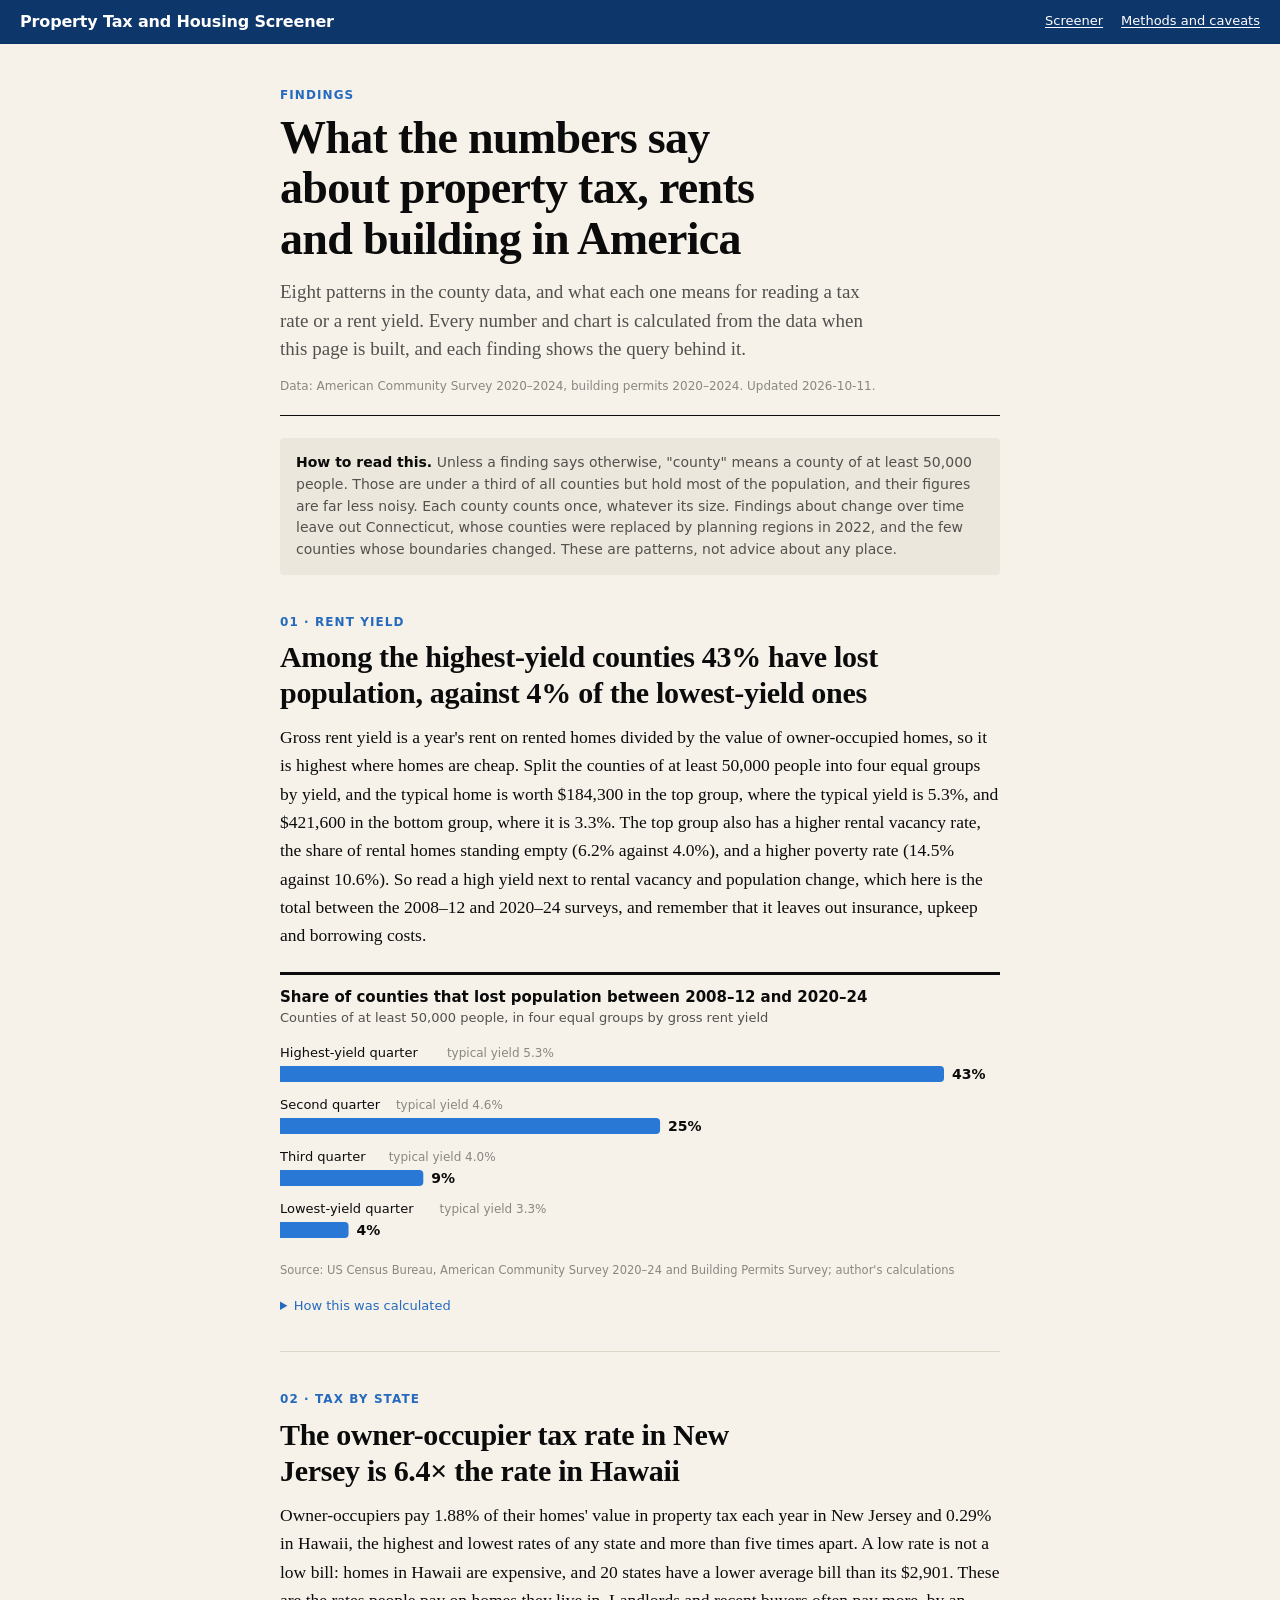
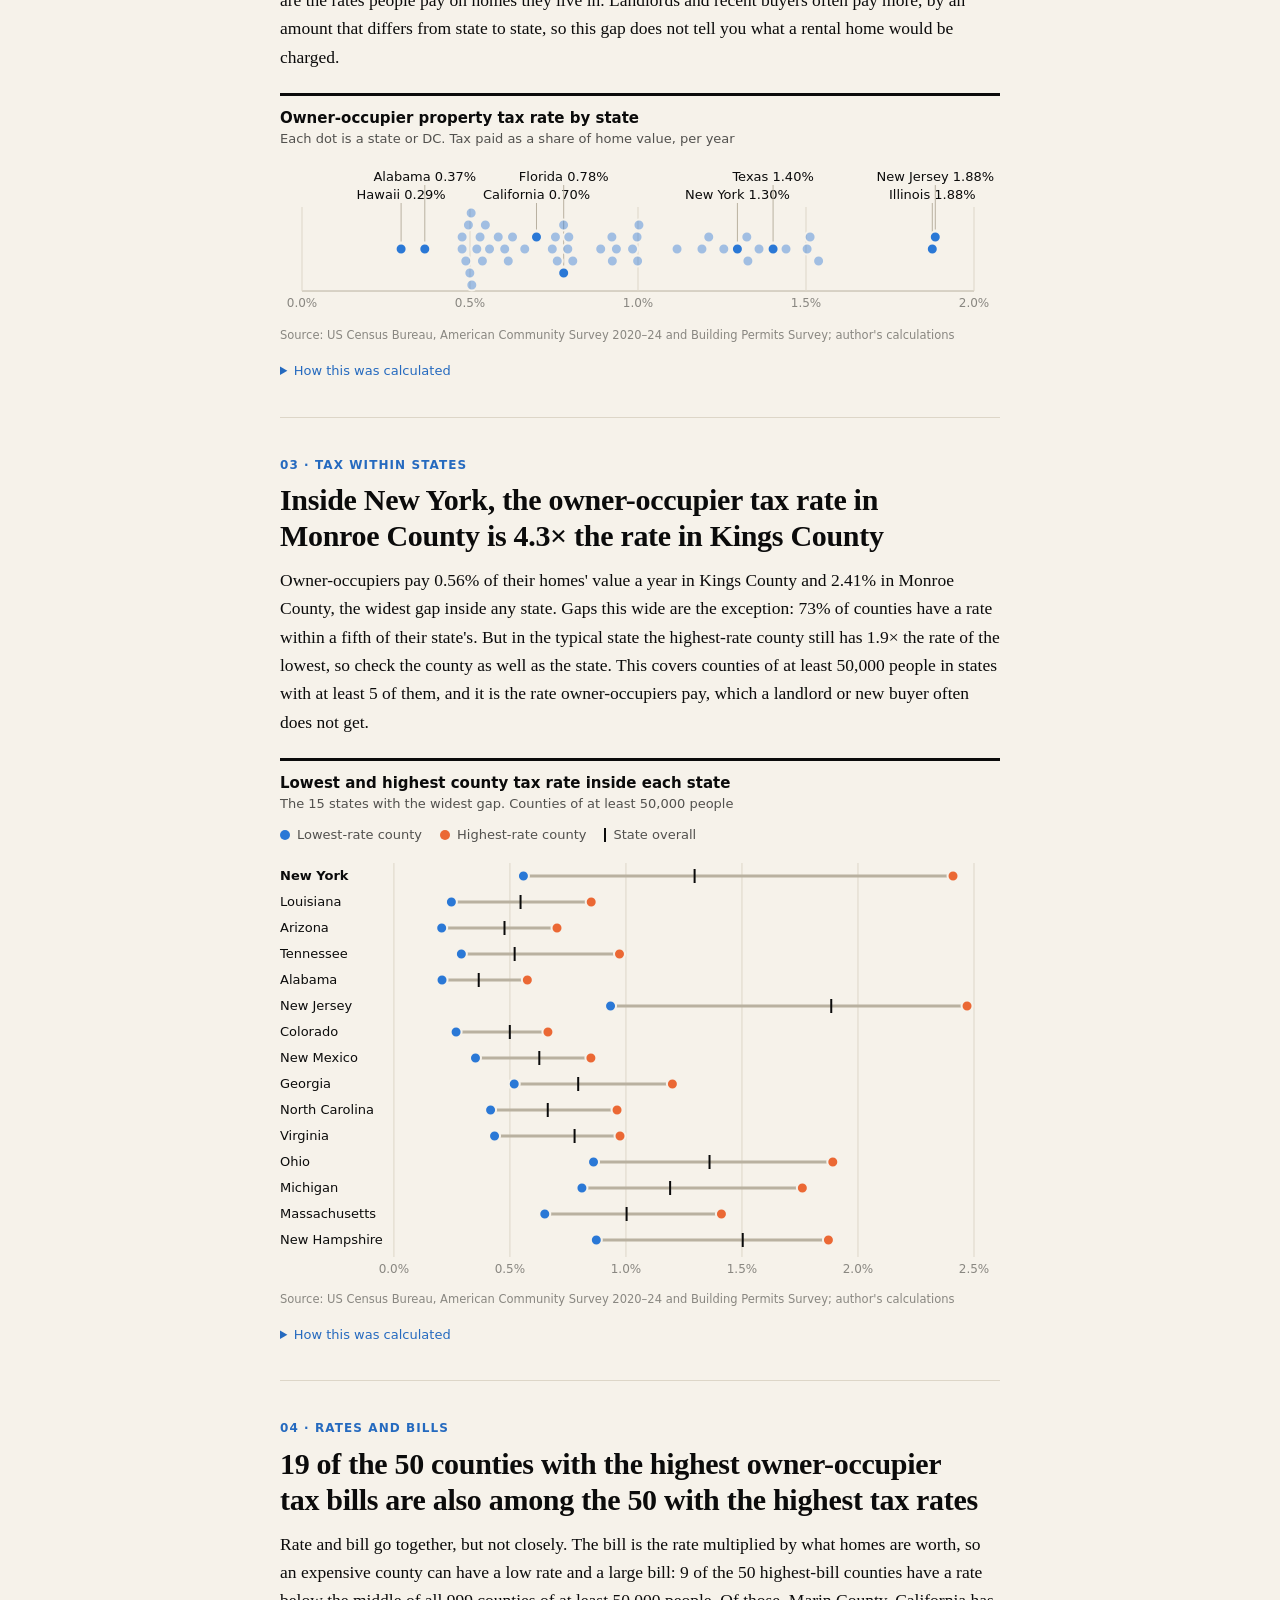
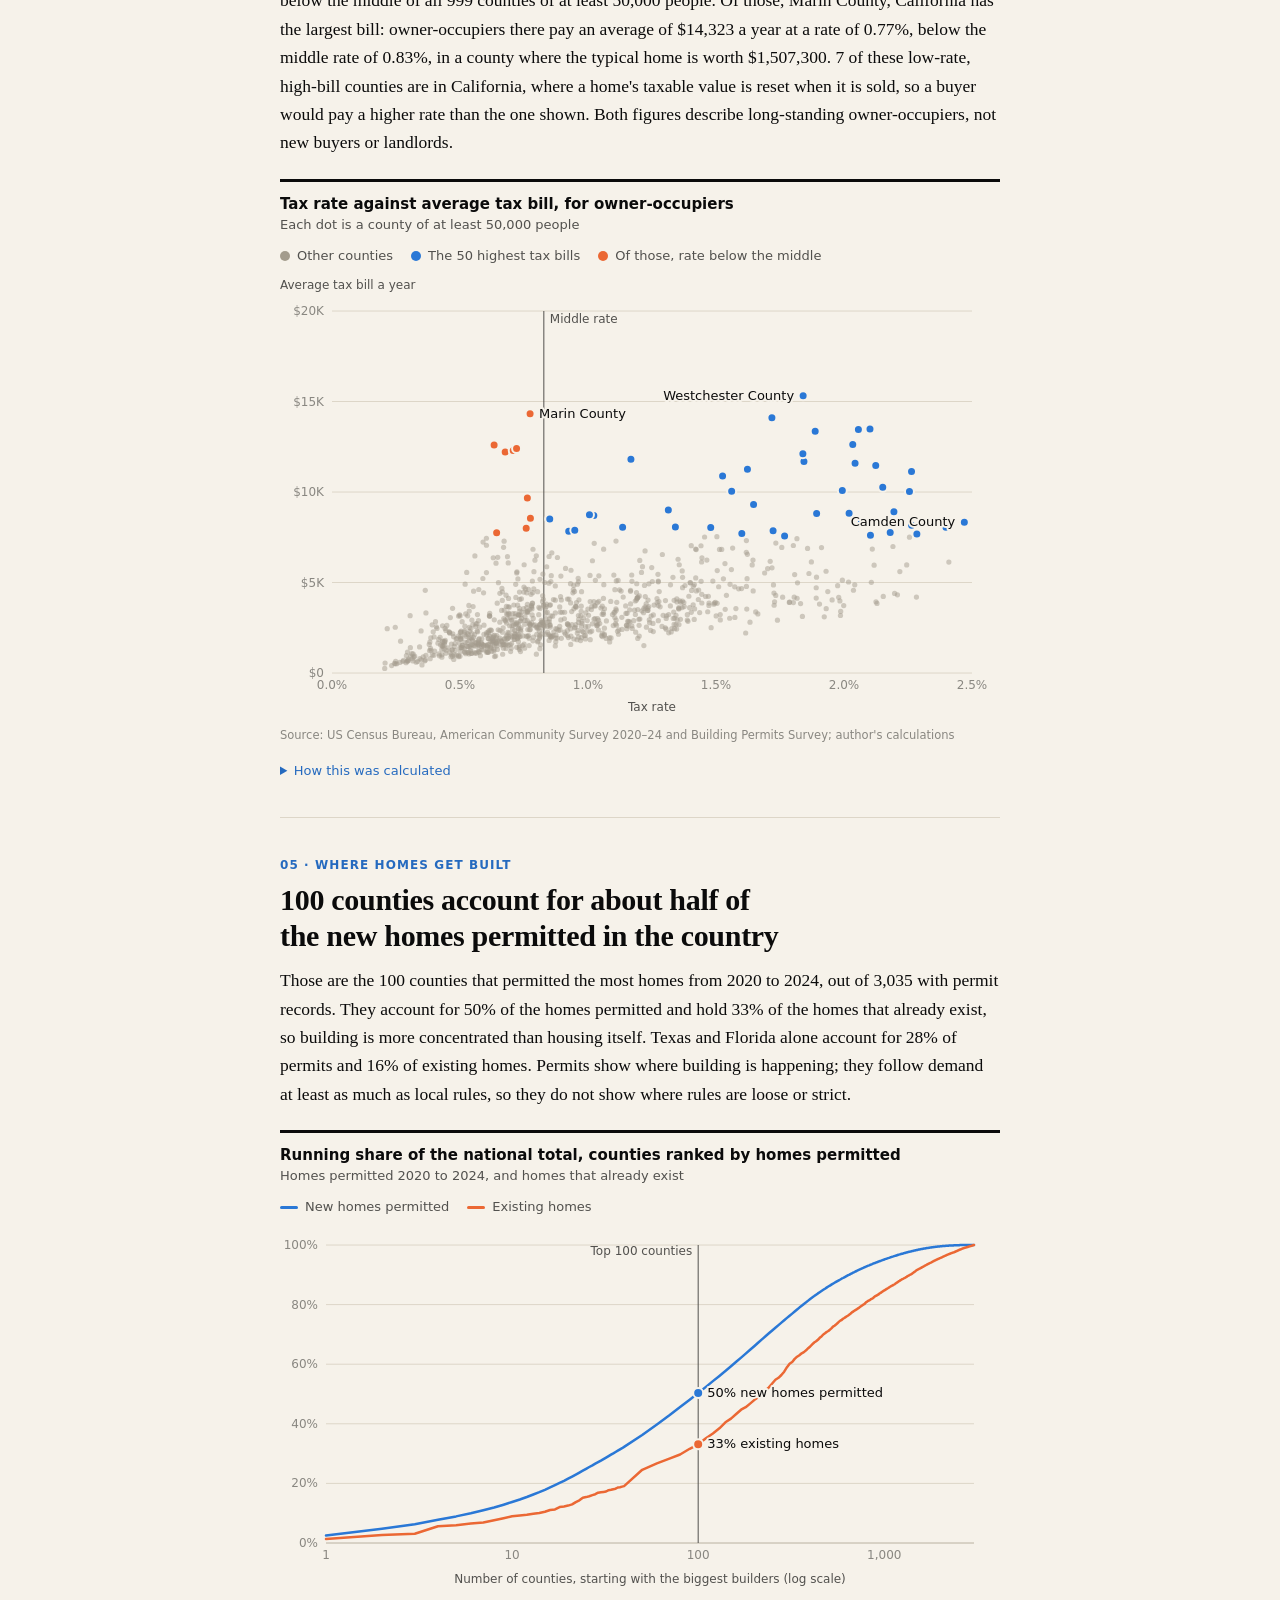
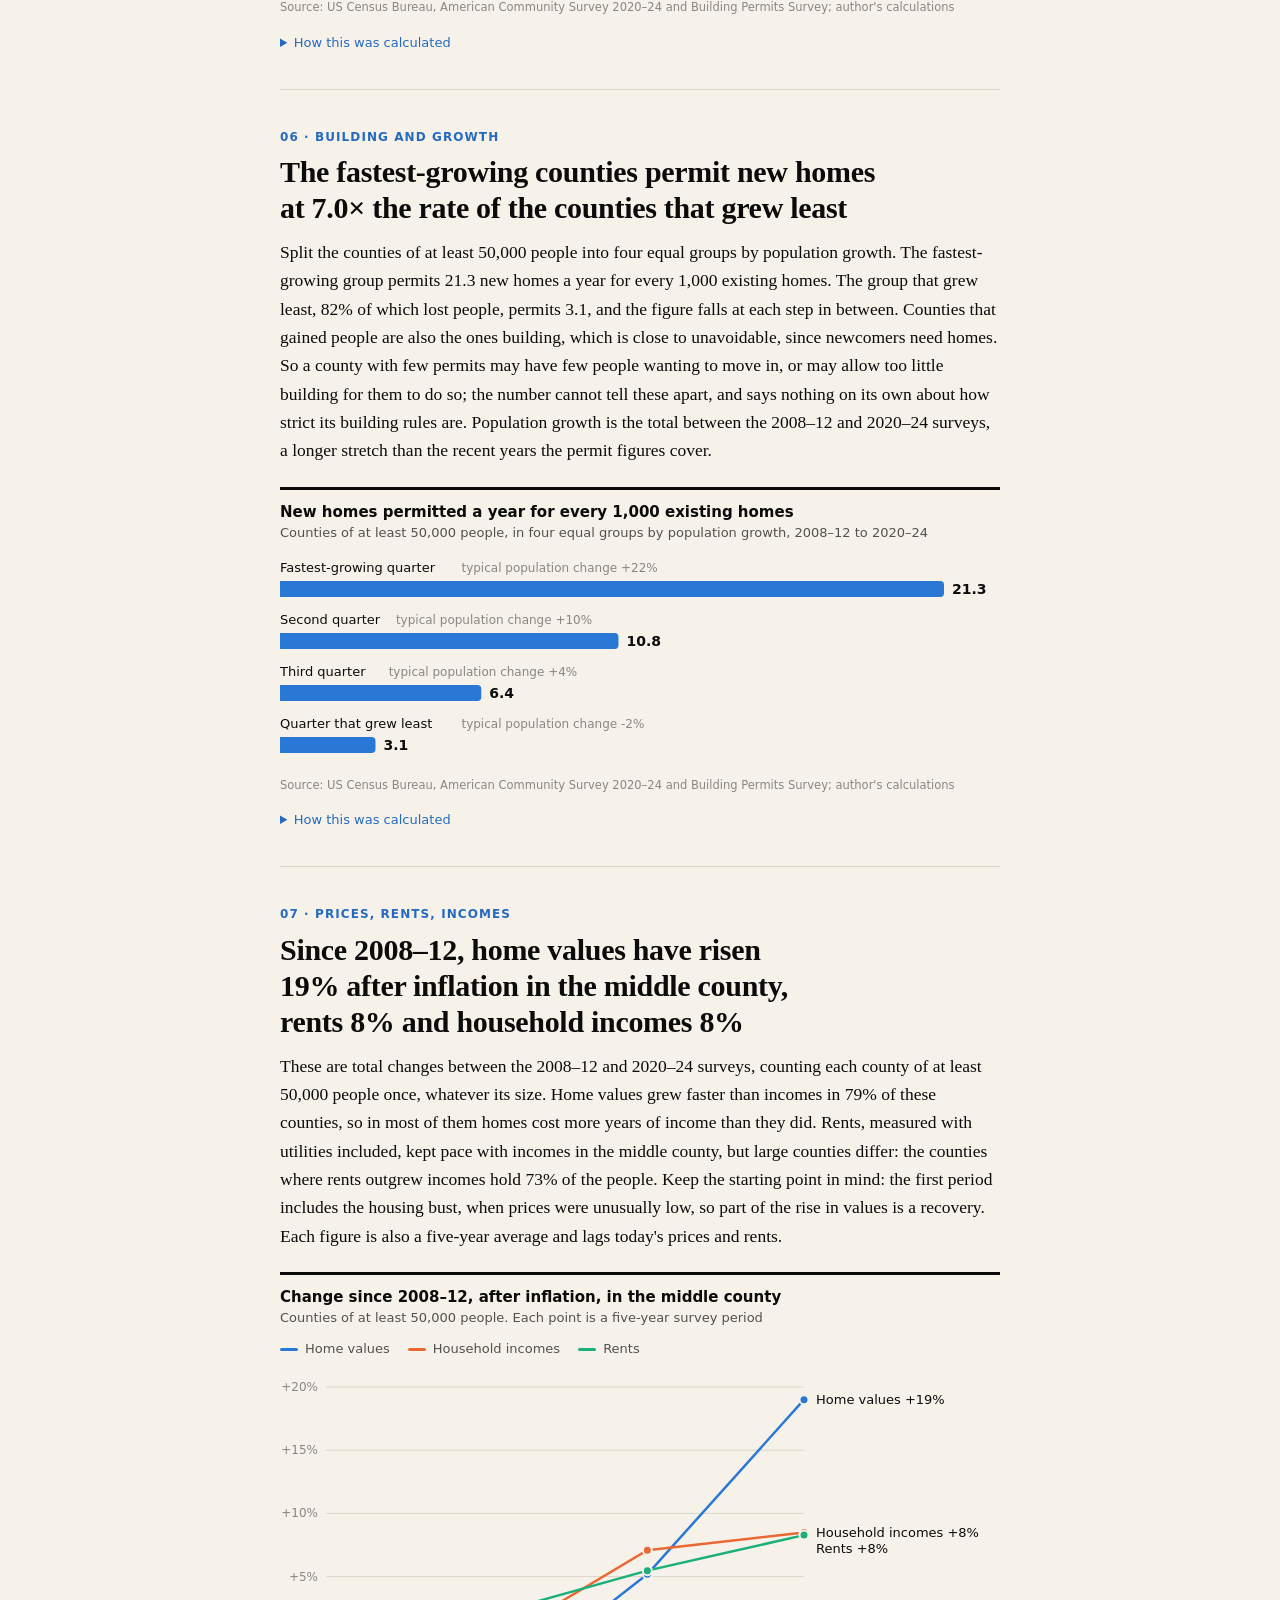
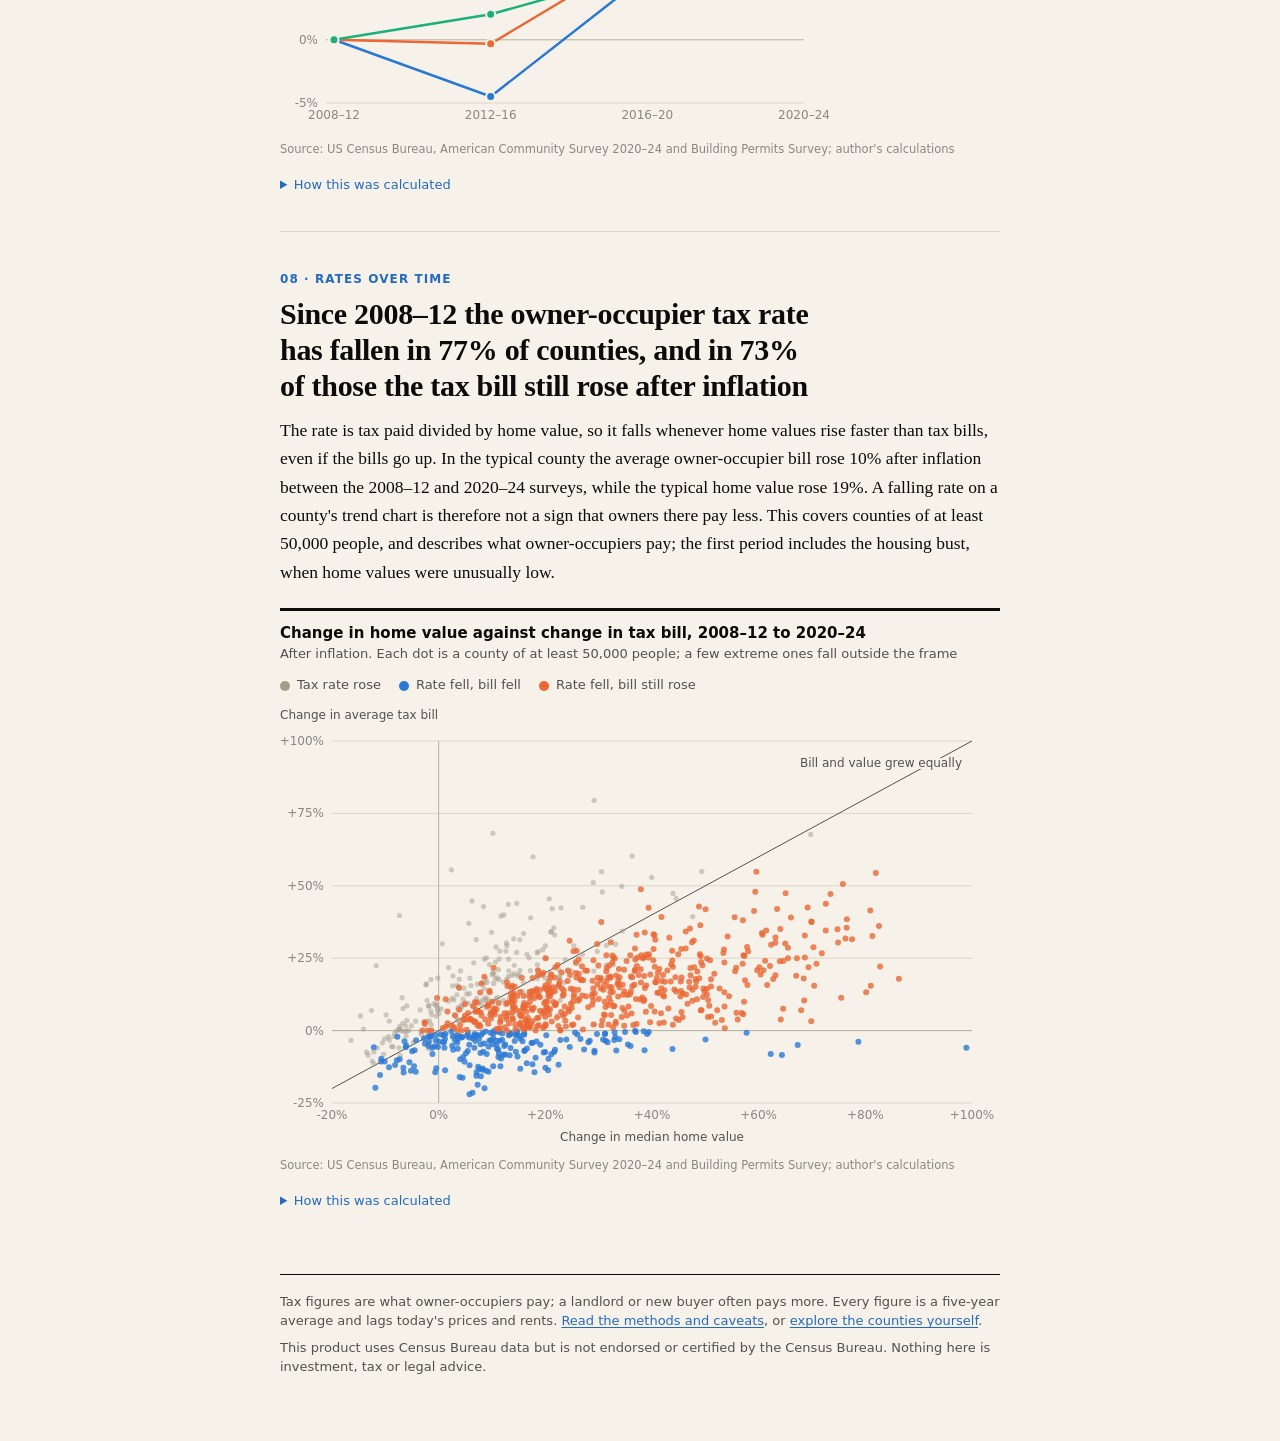
<file: findings.html>
<!doctype html>
<html lang="en">
<head>
  <meta charset="utf-8">
  <meta name="viewport" content="width=device-width, initial-scale=1">
  <title>Findings · US Property Tax and Housing Screener</title>
  <meta name="description" content="Eight things the data says about US property tax, rent yields and where homes get built, each with the chart and query behind it.">
  <link rel="stylesheet" href="style.css">
  <link rel="stylesheet" href="report.css">
</head>
<body class="report">
  <header class="topbar">
    <a class="brand" href="./"><span>Property Tax and Housing Screener</span></a>
    <nav><a href="./">Screener</a><a href="methods.html">Methods and caveats</a></nav>
  </header>

  <main class="report-main">
    <header class="masthead">
      <div class="kicker">Findings</div>
      <h1>What the numbers say about property tax, rents and building in America</h1>
      <p class="dek">
        Eight patterns in the county data, and what each one means for reading a tax rate
        or a rent yield. Every number and chart is calculated from the data when this page
        is built, and each finding shows the query behind it.
      </p>
      <p class="dateline" id="dateline"></p>
    </header>

    <aside class="reader-note">
      <strong>How to read this.</strong> Unless a finding says otherwise, "county" means a
      county of at least 50,000 people. Those are under a third of all counties but hold most
      of the population, and their figures are far less noisy. Each county counts once,
      whatever its size. Findings about change over time leave out Connecticut, whose counties
      were replaced by planning regions in 2022, and the few counties whose boundaries changed.
      These are patterns, not advice about any place.
    </aside>

    <p id="status" class="muted" role="status">Loading…</p>
    <div id="findings"></div>

    <footer class="report-foot">
      <p>
        Tax figures are what owner-occupiers pay; a landlord or new buyer often pays more.
        Every figure is a five-year average and lags today's prices and rents.
        <a href="methods.html">Read the methods and caveats</a>, or
        <a href="./">explore the counties yourself</a>.
      </p>
      <p>This product uses Census Bureau data but is not endorsed or certified by the Census
        Bureau. Nothing here is investment, tax or legal advice.</p>
    </footer>
  </main>

  <script type="module" src="findings.js"></script>
</body>
</html>
</file>
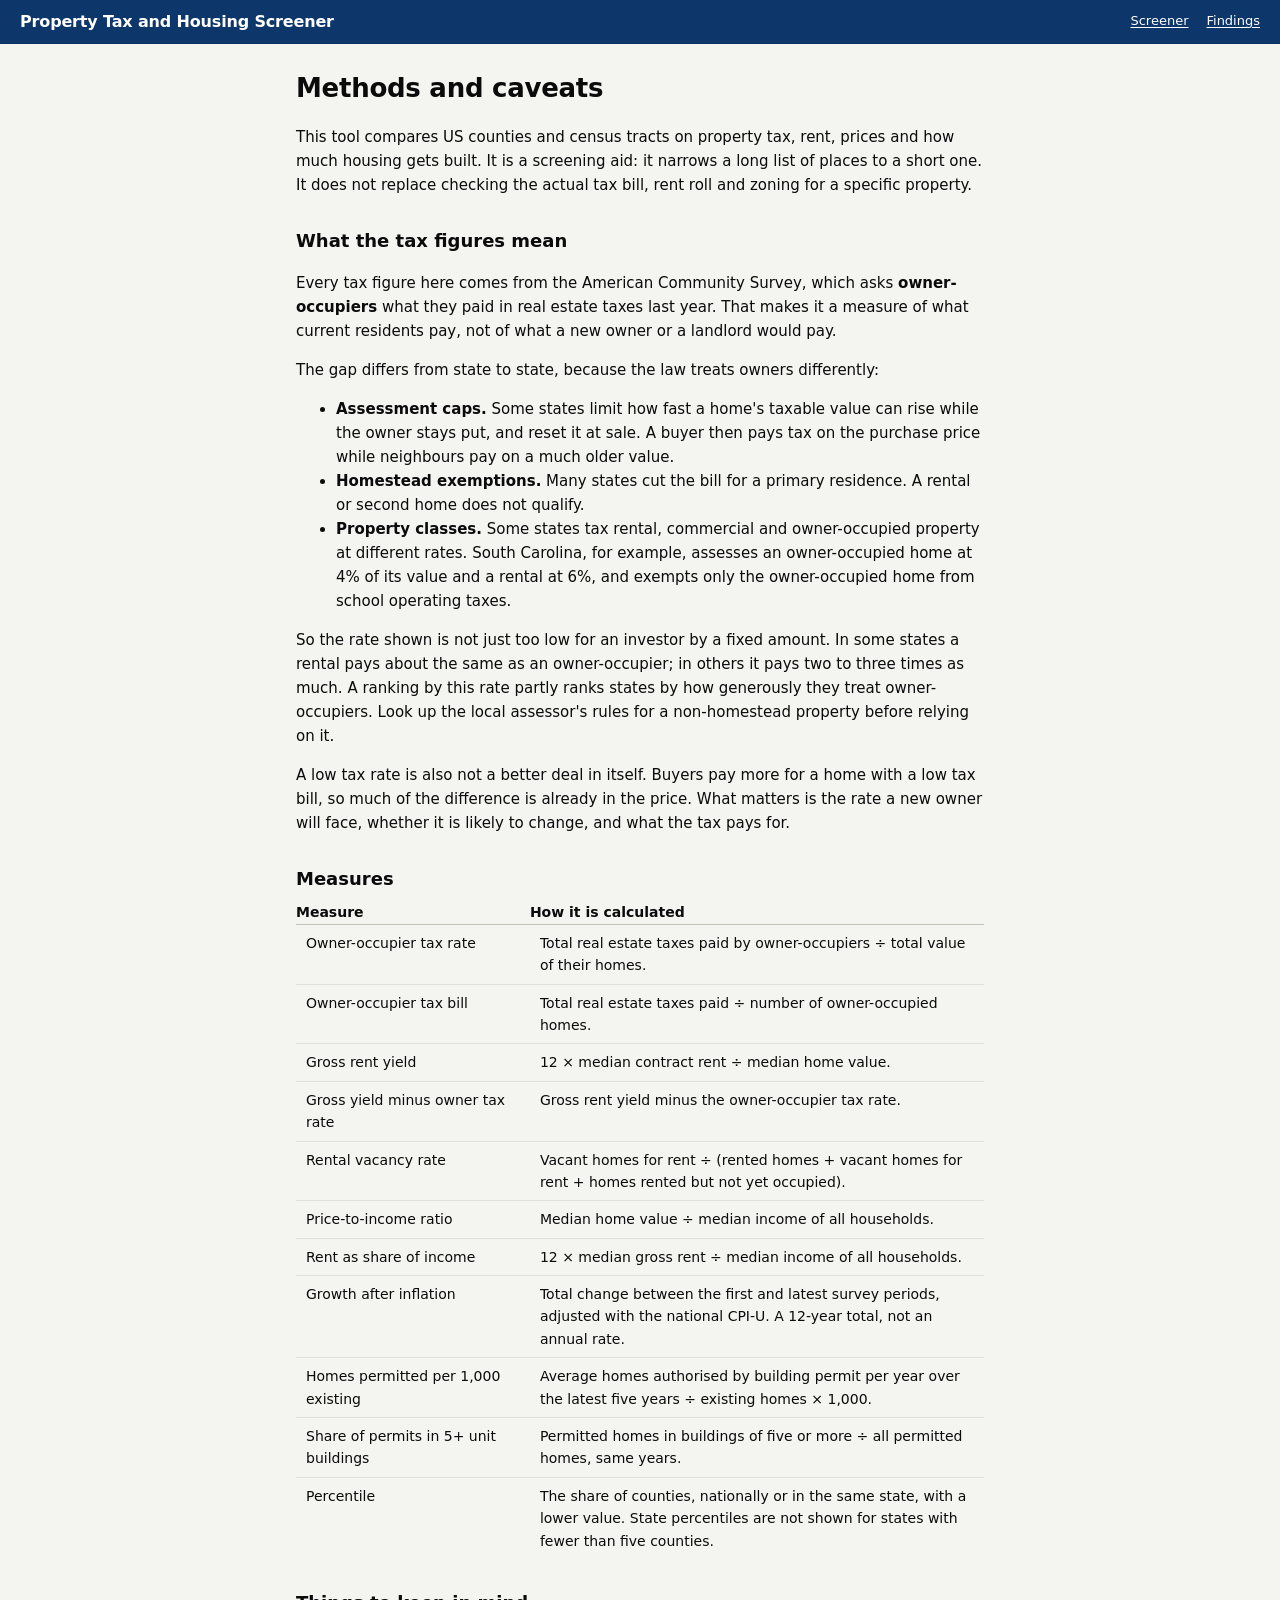
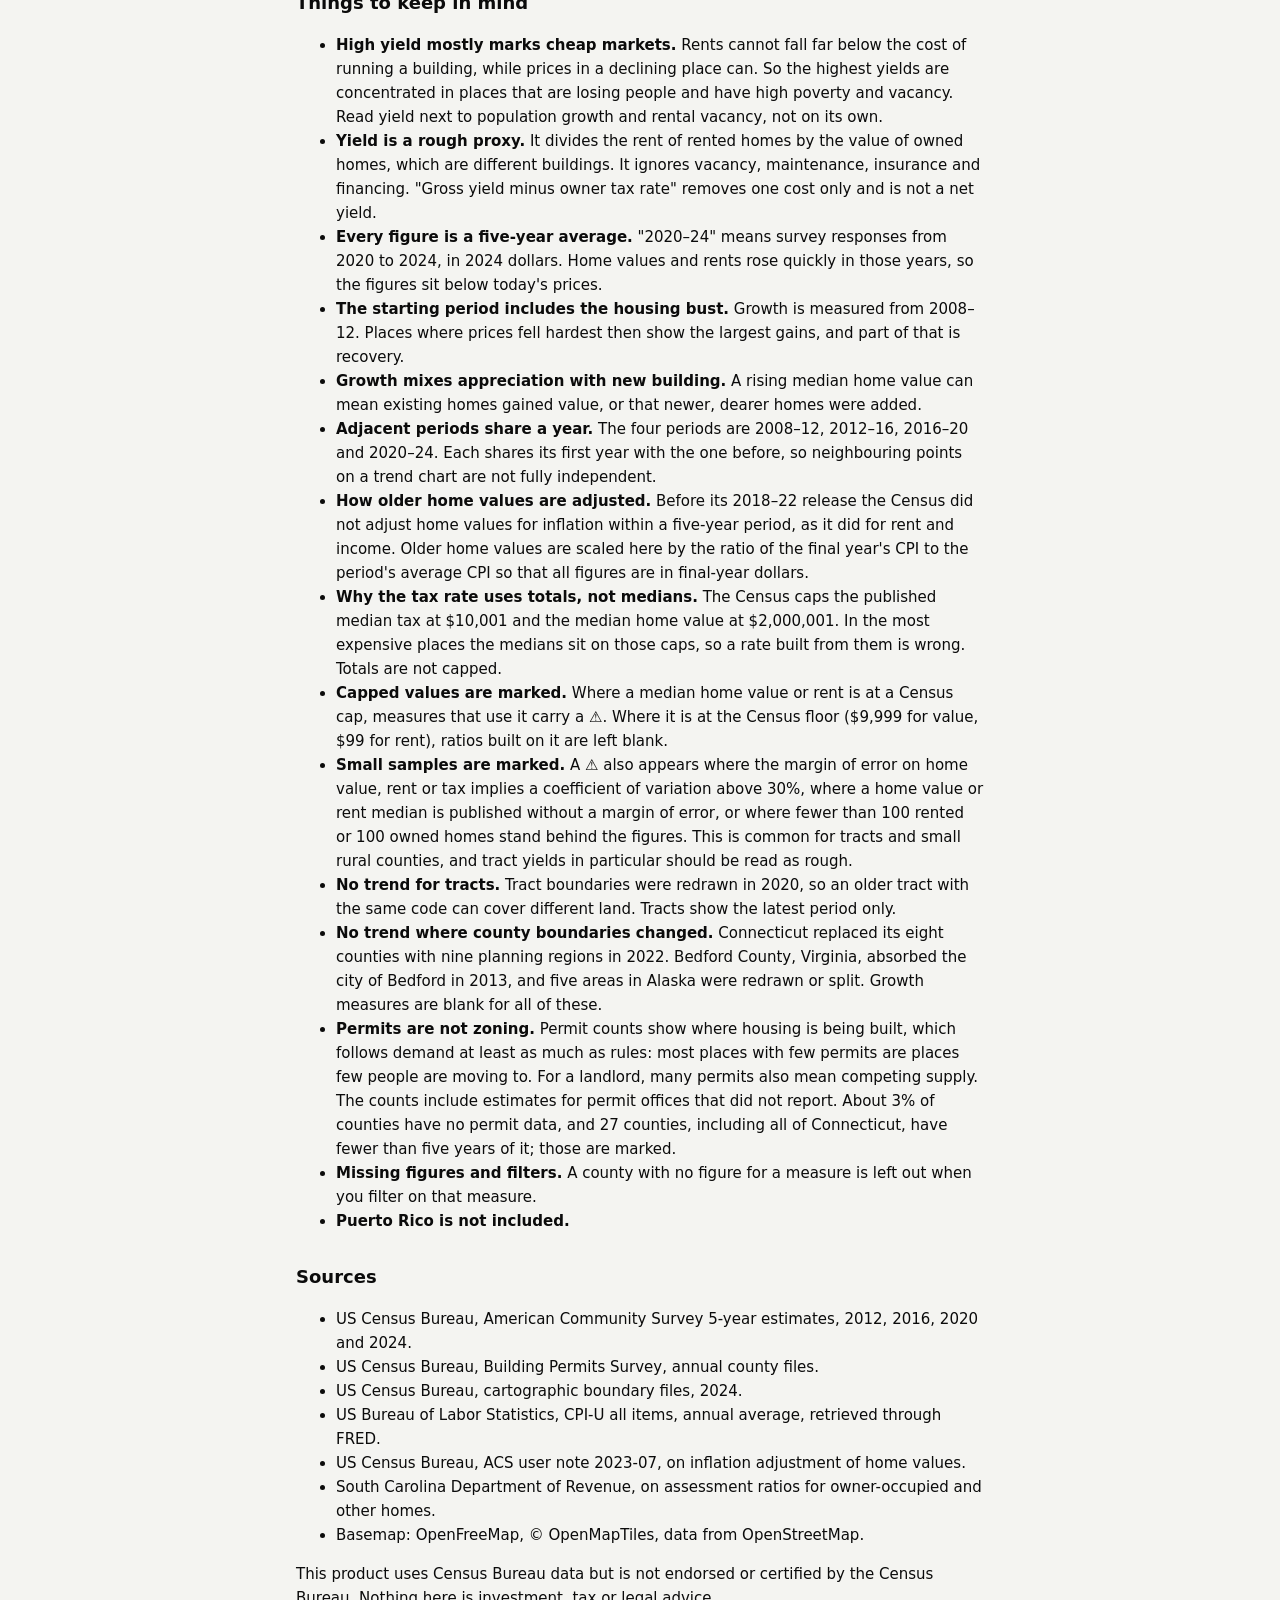
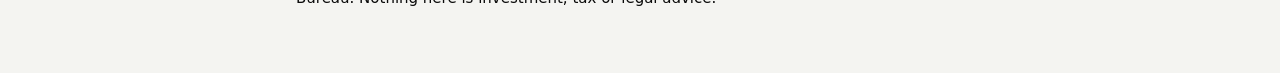
<file: methods.html>
<!doctype html>
<html lang="en">
<head>
  <meta charset="utf-8">
  <meta name="viewport" content="width=device-width, initial-scale=1">
  <title>Methods and caveats · US Property Tax and Housing Screener</title>
  <link rel="stylesheet" href="style.css">
</head>
<body>
  <header class="topbar">
    <a class="brand" href="./"><span>Property Tax and Housing Screener</span></a>
    <nav><a href="./">Screener</a><a href="findings.html">Findings</a></nav>
  </header>

  <main class="prose">
    <h1>Methods and caveats</h1>
    <p>
      This tool compares US counties and census tracts on property tax, rent, prices and how much
      housing gets built. It is a screening aid: it narrows a long list of places to a short one.
      It does not replace checking the actual tax bill, rent roll and zoning for a specific property.
    </p>

    <h2 id="tax">What the tax figures mean</h2>
    <p>
      Every tax figure here comes from the American Community Survey, which asks
      <strong>owner-occupiers</strong> what they paid in real estate taxes last year. That makes it
      a measure of what current residents pay, not of what a new owner or a landlord would pay.
    </p>
    <p>The gap differs from state to state, because the law treats owners differently:</p>
    <ul>
      <li><strong>Assessment caps.</strong> Some states limit how fast a home's taxable value can
        rise while the owner stays put, and reset it at sale. A buyer then pays tax on the purchase
        price while neighbours pay on a much older value.</li>
      <li><strong>Homestead exemptions.</strong> Many states cut the bill for a primary residence.
        A rental or second home does not qualify.</li>
      <li><strong>Property classes.</strong> Some states tax rental, commercial and owner-occupied
        property at different rates. South Carolina, for example, assesses an owner-occupied home
        at 4% of its value and a rental at 6%, and exempts only the owner-occupied home from school
        operating taxes.</li>
    </ul>
    <p>
      So the rate shown is not just too low for an investor by a fixed amount. In some states a
      rental pays about the same as an owner-occupier; in others it pays two to three times as
      much. A ranking by this rate partly ranks states by how generously they treat owner-occupiers.
      Look up the local assessor's rules for a non-homestead property before relying on it.
    </p>
    <p>
      A low tax rate is also not a better deal in itself. Buyers pay more for a home with a low
      tax bill, so much of the difference is already in the price. What matters is the rate a new
      owner will face, whether it is likely to change, and what the tax pays for.
    </p>

    <h2>Measures</h2>
    <table>
      <thead><tr><th>Measure</th><th>How it is calculated</th></tr></thead>
      <tbody>
        <tr><th>Owner-occupier tax rate</th>
          <td>Total real estate taxes paid by owner-occupiers ÷ total value of their homes.</td></tr>
        <tr><th>Owner-occupier tax bill</th>
          <td>Total real estate taxes paid ÷ number of owner-occupied homes.</td></tr>
        <tr><th>Gross rent yield</th>
          <td>12 × median contract rent ÷ median home value.</td></tr>
        <tr><th>Gross yield minus owner tax rate</th>
          <td>Gross rent yield minus the owner-occupier tax rate.</td></tr>
        <tr><th>Rental vacancy rate</th>
          <td>Vacant homes for rent ÷ (rented homes + vacant homes for rent + homes rented but
            not yet occupied).</td></tr>
        <tr><th>Price-to-income ratio</th>
          <td>Median home value ÷ median income of all households.</td></tr>
        <tr><th>Rent as share of income</th>
          <td>12 × median gross rent ÷ median income of all households.</td></tr>
        <tr><th>Growth after inflation</th>
          <td>Total change between the first and latest survey periods, adjusted with the national
            CPI-U. A 12-year total, not an annual rate.</td></tr>
        <tr><th>Homes permitted per 1,000 existing</th>
          <td>Average homes authorised by building permit per year over the latest five
            years ÷ existing homes × 1,000.</td></tr>
        <tr><th>Share of permits in 5+ unit buildings</th>
          <td>Permitted homes in buildings of five or more ÷ all permitted homes, same years.</td></tr>
        <tr><th>Percentile</th>
          <td>The share of counties, nationally or in the same state, with a lower value. State
            percentiles are not shown for states with fewer than five counties.</td></tr>
      </tbody>
    </table>

    <h2>Things to keep in mind</h2>
    <ul>
      <li><strong>High yield mostly marks cheap markets.</strong> Rents cannot fall far below the
        cost of running a building, while prices in a declining place can. So the highest yields
        are concentrated in places that are losing people and have high poverty and vacancy. Read
        yield next to population growth and rental vacancy, not on its own.</li>
      <li><strong>Yield is a rough proxy.</strong> It divides the rent of rented homes by the value
        of owned homes, which are different buildings. It ignores vacancy, maintenance, insurance
        and financing. "Gross yield minus owner tax rate" removes one cost only and is not a net yield.</li>
      <li><strong>Every figure is a five-year average.</strong> "2020–24" means survey responses
        from 2020 to 2024, in 2024 dollars. Home values and rents rose quickly in those years, so
        the figures sit below today's prices.</li>
      <li><strong>The starting period includes the housing bust.</strong> Growth is measured from
        2008–12. Places where prices fell hardest then show the largest gains, and part of that is
        recovery.</li>
      <li><strong>Growth mixes appreciation with new building.</strong> A rising median home value
        can mean existing homes gained value, or that newer, dearer homes were added.</li>
      <li><strong>Adjacent periods share a year.</strong> The four periods are 2008–12, 2012–16,
        2016–20 and 2020–24. Each shares its first year with the one before, so neighbouring
        points on a trend chart are not fully independent.</li>
      <li><strong>How older home values are adjusted.</strong> Before its 2018–22 release the
        Census did not adjust home values for inflation within a five-year period, as it did for
        rent and income. Older home values are scaled here by the ratio of the final year's CPI
        to the period's average CPI so that all figures are in final-year dollars.</li>
      <li><strong>Why the tax rate uses totals, not medians.</strong> The Census caps the published
        median tax at $10,001 and the median home value at $2,000,001. In the most expensive places
        the medians sit on those caps, so a rate built from them is wrong. Totals are not capped.</li>
      <li><strong>Capped values are marked.</strong> Where a median home value or rent is at a
        Census cap, measures that use it carry a ⚠. Where it is at the Census floor ($9,999 for
        value, $99 for rent), ratios built on it are left blank.</li>
      <li><strong>Small samples are marked.</strong> A ⚠ also appears where the margin of error on
        home value, rent or tax implies a coefficient of variation above 30%, where a home value
        or rent median is published without a margin of error, or where fewer than 100 rented
        or 100 owned homes stand behind the figures. This is common for tracts and small rural counties, and tract
        yields in particular should be read as rough.</li>
      <li><strong>No trend for tracts.</strong> Tract boundaries were redrawn in 2020, so an older
        tract with the same code can cover different land. Tracts show the latest period only.</li>
      <li><strong>No trend where county boundaries changed.</strong> Connecticut replaced its eight
        counties with nine planning regions in 2022. Bedford County, Virginia, absorbed the city of
        Bedford in 2013, and five areas in Alaska were redrawn or split. Growth measures are blank for all of these.</li>
      <li><strong>Permits are not zoning.</strong> Permit counts show where housing is being built,
        which follows demand at least as much as rules: most places with few permits are places
        few people are moving to. For a landlord, many permits also mean competing supply. The
        counts include estimates for permit offices that did not report. About 3% of counties
        have no permit data, and 27 counties, including all of Connecticut, have fewer than five
        years of it; those are marked.</li>
      <li><strong>Missing figures and filters.</strong> A county with no figure for a measure is
        left out when you filter on that measure.</li>
      <li><strong>Puerto Rico is not included.</strong></li>
    </ul>

    <h2>Sources</h2>
    <ul>
      <li>US Census Bureau, American Community Survey 5-year estimates, 2012, 2016, 2020 and 2024.</li>
      <li>US Census Bureau, Building Permits Survey, annual county files.</li>
      <li>US Census Bureau, cartographic boundary files, 2024.</li>
      <li>US Bureau of Labor Statistics, CPI-U all items, annual average, retrieved through FRED.</li>
      <li>US Census Bureau, ACS user note 2023-07, on inflation adjustment of home values.</li>
      <li>South Carolina Department of Revenue, on assessment ratios for owner-occupied and other homes.</li>
      <li>Basemap: OpenFreeMap, © OpenMapTiles, data from OpenStreetMap.</li>
    </ul>
    <p>
      This product uses Census Bureau data but is not endorsed or certified by the Census Bureau.
      Nothing here is investment, tax or legal advice.
    </p>
  </main>
</body>
</html>
</file>
<file: style.css>
:root {
  color-scheme: light;
  --page: #f4f4f1;
  --surface: #fcfcfb;
  --sunken: #f4f4f1;
  --text: #0b0b0b;
  --text-secondary: #52514e;
  --text-muted: #898781;
  --grid: #e1e0d9;
  --axis: #c3c2b7;
  --border: rgba(11, 11, 11, 0.10);
  --shadow: 0 1px 2px rgba(11, 11, 11, 0.05), 0 4px 16px rgba(11, 11, 11, 0.05);
  --no-data: #e1e0d9;
  --accent: #256abf;
  --accent-soft: #e6f0fd;
  --topbar: #0d366b;
  --topbar-text: #ffffff;
  --warning-bg: #fdf3d7;
  --warning-border: #f0d68a;
  --series-1: #2a78d6;
  --series-2: #eb6834;
  --series-3: #1baf7a;
  --series-4: #eda100;
}

@media (prefers-color-scheme: dark) {
  :root {
    color-scheme: dark;
    --page: #0d0d0d;
    --surface: #1a1a19;
    --sunken: #131313;
    --text: #ffffff;
    --text-secondary: #c3c2b7;
    --text-muted: #898781;
    --grid: #2c2c2a;
    --axis: #383835;
    --border: rgba(255, 255, 255, 0.10);
    --shadow: none;
    --no-data: #2c2c2a;
    --accent: #6da7ec;
    --accent-soft: #10294a;
    --topbar: #131313;
    --topbar-text: #ffffff;
    --warning-bg: #2e2610;
    --warning-border: #5a4a1a;
    --series-1: #3987e5;
    --series-2: #d95926;
    --series-3: #199e70;
    --series-4: #c98500;
  }
}

* { box-sizing: border-box; }

body {
  margin: 0;
  background: var(--page);
  color: var(--text);
  font: 14px/1.45 system-ui, -apple-system, "Segoe UI", sans-serif;
  -webkit-font-smoothing: antialiased;
}

a { color: var(--accent); text-underline-offset: 2px; }
h2 { font-size: 16px; margin: 0; }
h3 { font-size: 15px; margin: 28px 0 2px; }
h4 { font-size: 13px; font-weight: 600; margin: 0 0 4px; }
.muted { color: var(--text-secondary); }
.hint { margin: 8px 0 0; font-size: 12px; line-height: 1.4; color: var(--text-secondary); }
[hidden] { display: none !important; }

button, select, input {
  font: inherit;
  color: inherit;
  background: var(--surface);
  border: 1px solid var(--axis);
  border-radius: 8px;
  padding: 6px 10px;
}
button { cursor: pointer; font-weight: 500; }
button:hover:not(:disabled) { border-color: var(--text-muted); background: var(--sunken); }
button:disabled { opacity: 0.5; cursor: default; }
select { width: 100%; }
:focus-visible { outline: 2px solid var(--accent); outline-offset: 1px; }

/* ---- top bar ---- */

.topbar {
  display: flex;
  flex-wrap: wrap;
  align-items: center;
  gap: 6px 20px;
  padding: 10px 20px;
  background: var(--topbar);
  color: var(--topbar-text);
  border-bottom: 1px solid var(--border);
}
.brand {
  display: inline-flex;
  align-items: center;
  gap: 10px;
  color: inherit;
  text-decoration: none;
  font-size: 16px;
  font-weight: 650;
  letter-spacing: -0.01em;
}
.tagline { opacity: 0.75; font-size: 13px; }
.topbar nav { margin-left: auto; display: flex; gap: 18px; }
.topbar nav a { color: inherit; font-size: 13px; }

/* ---- layout ---- */

.shell {
  display: grid;
  grid-template-columns: 300px minmax(0, 1fr);
  gap: 16px;
  padding: 16px 20px 0;
  align-items: start;
  max-width: 1680px;
  margin: 0 auto;
}

.sidebar {
  position: sticky;
  top: 16px;
  display: flex;
  flex-direction: column;
  gap: 12px;
  max-height: calc(100vh - 32px);
  overflow-y: auto;
}
.sidebar section, .card {
  background: var(--surface);
  border: 1px solid var(--border);
  border-radius: 12px;
  box-shadow: var(--shadow);
  padding: 14px 16px;
}
.sidebar h2 {
  font-size: 11px;
  letter-spacing: 0.08em;
  text-transform: uppercase;
  color: var(--text-muted);
  margin-bottom: 10px;
}
.sidebar h2 small { letter-spacing: 0; text-transform: none; font-weight: 400; margin-left: 4px; }
.section-head { display: flex; align-items: baseline; justify-content: space-between; }
.section-head button { padding: 2px 10px; font-size: 12px; }

.stack { display: flex; flex-direction: column; gap: 4px; margin-top: 10px; }
.stack:first-of-type { margin-top: 0; }
.stack > span { font-size: 12px; color: var(--text-secondary); }

.filter {
  display: grid;
  grid-template-columns: minmax(0, 1fr) 96px;
  align-items: center;
  gap: 8px;
  padding: 3px 0;
  font-size: 13px;
  color: var(--text-secondary);
}
.filter.on { color: var(--text); font-weight: 500; }
.field { position: relative; display: block; }
.field input { width: 100%; padding-right: 24px; text-align: right; font-variant-numeric: tabular-nums; }
.field input::placeholder { color: var(--text-muted); }
.filter.on .field input { border-color: var(--accent); background: var(--accent-soft); }
.field em {
  position: absolute;
  right: 8px;
  top: 50%;
  transform: translateY(-50%);
  font-style: normal;
  font-size: 12px;
  color: var(--text-muted);
  pointer-events: none;
}
/* The unit sits where the browser's spinner would be. */
.field input::-webkit-outer-spin-button, .field input::-webkit-inner-spin-button { -webkit-appearance: none; margin: 0; }
.field input { -moz-appearance: textfield; appearance: textfield; }

.check { display: flex; align-items: center; gap: 8px; margin-top: 10px; font-size: 13px; }
.check input { width: 16px; height: 16px; padding: 0; accent-color: var(--accent); }

.caveat {
  margin: 0;
  padding: 10px 12px;
  background: var(--warning-bg);
  border: 1px solid var(--warning-border);
  border-radius: 12px;
  font-size: 13px;
}

.content { display: flex; flex-direction: column; gap: 16px; min-width: 0; }

.status { margin: 0; color: var(--text-secondary); }
.status.error { color: var(--text); background: var(--warning-bg); padding: 10px 12px; border-radius: 12px; }

.site-foot { padding: 4px 4px 20px; color: var(--text-muted); font-size: 12px; }
.site-foot p { margin: 0 0 4px; }

@media (max-width: 900px) {
  .shell { grid-template-columns: minmax(0, 1fr); padding: 12px 12px 0; }
  .sidebar { position: static; max-height: none; }
  .tagline { display: none; }
}

/* ---- map ---- */

.map-card {
  position: relative;
  height: clamp(340px, 58vh, 680px);
  border: 1px solid var(--border);
  border-radius: 12px;
  box-shadow: var(--shadow);
  overflow: hidden;
  background: var(--surface);
}
#map { position: absolute; inset: 0; }

.legend {
  position: absolute;
  left: 12px;
  top: 12px;
  z-index: 2;
  width: 280px;
  max-width: calc(100% - 70px);
  padding: 10px 12px;
  background: var(--surface);
  border: 1px solid var(--border);
  border-radius: 10px;
  box-shadow: var(--shadow);
  font-size: 12px;
}
.legend-title { font-weight: 600; margin-bottom: 8px; }
.legend-bar { display: flex; height: 10px; border-radius: 3px; overflow: hidden; }
.legend-step { flex: 1; }
.legend-ticks { position: relative; height: 18px; }
.legend-tick {
  position: absolute;
  top: 4px;
  transform: translateX(-50%);
  font-size: 10px;
  color: var(--text-secondary);
  font-variant-numeric: tabular-nums;
  white-space: nowrap;
}
.legend-row { display: flex; align-items: center; gap: 6px; margin-top: 4px; color: var(--text-secondary); }
.legend-note { margin-top: 4px; color: var(--text-muted); }
.swatch { width: 14px; height: 10px; border-radius: 2px; flex: none; border: 1px solid var(--border); }

.tooltip {
  position: absolute;
  z-index: 5;
  max-width: 250px;
  padding: 7px 10px;
  background: var(--surface);
  border: 1px solid var(--border);
  border-radius: 8px;
  box-shadow: 0 4px 14px rgba(0, 0, 0, 0.18);
  font-size: 12px;
  pointer-events: none;
}
.tooltip strong { font-size: 14px; }
.tooltip-head { color: var(--text-secondary); margin-bottom: 2px; }
.tooltip-row { display: flex; align-items: center; gap: 6px; white-space: nowrap; }
.tooltip-row strong { font-size: 12px; }
.tooltip-row span:last-child { color: var(--text-secondary); overflow: hidden; text-overflow: ellipsis; }
.line-key { width: 12px; height: 3px; border-radius: 2px; flex: none; }
.flag { margin-top: 4px; font-size: 12px; color: var(--text-secondary); }
.flag-mark { cursor: help; }

/* ---- summary and results ---- */

.summary {
  display: grid;
  grid-template-columns: repeat(auto-fit, minmax(150px, 1fr));
  gap: 0;
  margin: -2px 0 14px;
  border-bottom: 1px solid var(--grid);
  padding-bottom: 12px;
}
.stat { padding: 0 16px; border-left: 1px solid var(--grid); }
.stat:first-child { padding-left: 0; border-left: 0; }
.stat-label { font-size: 12px; color: var(--text-secondary); }
.stat-value { font-size: 24px; font-weight: 650; line-height: 1.2; letter-spacing: -0.01em; }
.stat-sub { font-size: 12px; color: var(--text-muted); }

.results-head { display: flex; align-items: center; justify-content: space-between; gap: 12px; margin-bottom: 10px; }
.table-scroll { overflow: auto; max-height: 560px; border: 1px solid var(--grid); border-radius: 8px; }

table { border-collapse: collapse; width: 100%; font-size: 13px; }
th, td { padding: 7px 10px; text-align: left; white-space: nowrap; border-bottom: 1px solid var(--grid); }
td.num, th.num { text-align: right; font-variant-numeric: tabular-nums; }
thead th { position: sticky; top: 0; background: var(--sunken); z-index: 1; padding: 0; border-bottom: 1px solid var(--axis); }
thead th button {
  width: 100%;
  border: 0;
  border-radius: 0;
  background: none;
  padding: 8px 10px;
  font-size: 12px;
  font-weight: 600;
  color: var(--text-secondary);
  text-align: inherit;
}
thead th[aria-sort] button { color: var(--text); }
thead th button:hover:not(:disabled) { background: var(--grid); }
tbody th { font-weight: 500; position: sticky; left: 0; background: var(--surface); }
tbody tr:last-child th, tbody tr:last-child td { border-bottom: 0; }
tbody tr { cursor: pointer; }
tbody tr:hover th, tbody tr:hover td { background: var(--sunken); }
td.active { background: var(--accent-soft); font-weight: 600; }
tbody tr:hover td.active { background: var(--accent-soft); }
td.empty { text-align: center; padding: 28px; white-space: normal; color: var(--text-secondary); cursor: default; }
#show-more { margin-top: 10px; }

/* ---- profile ---- */

.profile-head { display: flex; flex-wrap: wrap; align-items: center; gap: 8px 14px; margin-bottom: 4px; }
.profile-head h2 { font-size: 22px; letter-spacing: -0.01em; }
.back { padding: 4px 12px; font-size: 13px; }
.tiles { display: grid; grid-template-columns: repeat(auto-fit, minmax(210px, 1fr)); gap: 10px; margin: 12px 0 4px; }
.warnings:not(:empty) { margin-top: 10px; padding: 8px 12px; background: var(--warning-bg); border: 1px solid var(--warning-border); border-radius: 10px; }
.warnings .flag { margin: 0; color: var(--text); }
.tile { background: var(--sunken); border-radius: 10px; padding: 12px 14px; }
.tile-label { font-size: 12px; color: var(--text-secondary); }
.tile-value { font-size: 26px; font-weight: 650; line-height: 1.25; letter-spacing: -0.01em; }
.tile-sub { font-size: 12px; color: var(--text-secondary); }

.compare { display: flex; flex-wrap: wrap; align-items: center; gap: 8px 16px; margin: 10px 0 14px; }
.chips { display: flex; flex-wrap: wrap; gap: 6px; }
.chip { display: inline-flex; align-items: center; gap: 6px; padding: 3px 10px; background: var(--sunken); border-radius: 999px; font-size: 12px; }
.chip-remove { border: 0; background: none; padding: 0 2px; line-height: 1; font-size: 15px; }
.compare-add { display: inline-flex; align-items: center; gap: 8px; font-size: 12px; color: var(--text-secondary); }
.compare-add input { width: 220px; }

.charts { display: grid; grid-template-columns: repeat(auto-fit, minmax(220px, 1fr)); gap: 20px; }
.plot { position: relative; }
.plot svg { display: block; width: 100%; height: auto; overflow: visible; }
.plot .grid { stroke: var(--grid); stroke-width: 1; }
.plot .tick { fill: var(--text-muted); font-size: 10px; font-variant-numeric: tabular-nums; }
.plot .line { fill: none; stroke-width: 2; stroke-linejoin: round; stroke-linecap: round; }
.plot .dot { stroke: var(--surface); stroke-width: 2; }
.plot .crosshair { stroke: var(--axis); stroke-width: 1; }
.plot .tooltip { top: 4px; }

.table-view { margin-top: 14px; }
.table-view summary { cursor: pointer; color: var(--accent); }
.table-view table { margin-top: 8px; }
.table-view th, .table-view td { white-space: normal; }
.table-view tbody tr { cursor: default; }

.checklist { margin: 6px 0 0; padding-left: 20px; color: var(--text-secondary); }
.checklist li { margin: 3px 0; }

/* ---- methods page ---- */

.prose { max-width: 720px; margin: 0 auto; padding: 16px 16px 48px; font-size: 15px; line-height: 1.6; }
.prose h1 { font-size: 26px; letter-spacing: -0.01em; margin: 8px 0 12px; }
.prose h2 { font-size: 18px; margin: 30px 0 6px; }
.prose table { margin: 8px 0 16px; font-size: 14px; }
.prose th, .prose td { white-space: normal; vertical-align: top; }
.prose tbody th { position: static; background: none; width: 34%; }
.prose tbody tr { cursor: default; }
.prose tbody tr:hover th, .prose tbody tr:hover td { background: none; }

/* ---- county summary ---- */

.summary-text { max-width: 78ch; margin: 10px 0 0; font-size: 15px; line-height: 1.55; }
</file>
<file: report.css>
/* The Findings report: an editorial page on a paper-toned background.
   Headlines and running text are serif; everything inside a chart is sans. */

body.report {
  --page: #f6f2ea;
  --surface: #f6f2ea;
  --sunken: #ece7dc;
  --grid: #ddd6c8;
  --axis: #b9b1a0;
  --quiet: #a39c8d;
  --rule: #0b0b0b;
  --serif: "Iowan Old Style", "Palatino Linotype", Palatino, Georgia, "Times New Roman", serif;
  background: var(--page);
}

@media (prefers-color-scheme: dark) {
  body.report {
    --page: #161615;
    --surface: #161615;
    --sunken: #222220;
    --grid: #2e2e2b;
    --axis: #4a4a45;
    --quiet: #6f6e68;
    --rule: #ffffff;
  }
}

.report-main { max-width: 760px; margin: 0 auto; padding: 0 20px 56px; }

.kicker {
  font: 600 12px/1.2 system-ui, -apple-system, "Segoe UI", sans-serif;
  letter-spacing: 0.09em;
  text-transform: uppercase;
  color: var(--accent);
}

/* ---- masthead ---- */

.masthead { padding: 44px 0 20px; border-bottom: 1px solid var(--rule); }
.masthead h1 {
  font: 700 clamp(30px, 5.4vw, 46px)/1.1 var(--serif);
  letter-spacing: -0.015em;
  margin: 10px 0 14px;
  text-wrap: balance;
}
.dek { font: 400 19px/1.5 var(--serif); color: var(--text-secondary); margin: 0 0 14px; max-width: 62ch; }
.dateline { font-size: 12px; color: var(--text-muted); margin: 0; }

.reader-note {
  margin: 22px 0 0;
  padding: 14px 16px;
  background: var(--sunken);
  border-radius: 4px;
  font-size: 14px;
  line-height: 1.55;
  color: var(--text-secondary);
}
.reader-note strong { color: var(--text); }

/* ---- one finding ---- */

.story { padding: 40px 0 8px; border-bottom: 1px solid var(--grid); }
.story:last-child { border-bottom: 0; }
.story h2 {
  font: 700 clamp(23px, 3.6vw, 30px)/1.2 var(--serif);
  letter-spacing: -0.01em;
  margin: 10px 0 12px;
  text-wrap: balance;
}
.standfirst { font: 400 17.5px/1.62 var(--serif); margin: 0 0 22px; }

figure { margin: 0 0 18px; padding-top: 12px; border-top: 3px solid var(--rule); }
.fig-title { font-weight: 650; font-size: 15px; line-height: 1.35; }
.fig-sub { font-size: 13px; color: var(--text-secondary); margin: 2px 0 12px; }
.fig-source { font-size: 11.5px; color: var(--text-muted); margin-top: 10px; }

.method { margin: 0 0 28px; }
.method summary { cursor: pointer; font-size: 13px; color: var(--accent); }
.method pre {
  margin: 8px 0 0;
  padding: 12px 14px;
  background: var(--sunken);
  border-radius: 4px;
  font-size: 12px;
  line-height: 1.5;
  white-space: pre-wrap;
  overflow-wrap: anywhere;
}

.report-foot { margin-top: 28px; padding-top: 18px; border-top: 1px solid var(--rule); font-size: 13px; color: var(--text-secondary); }
.report-foot p { margin: 0 0 8px; }

/* ---- charts ---- */

.rc { font-family: system-ui, -apple-system, "Segoe UI", sans-serif; }
.rc-plot { position: relative; }
.rc-plot svg { display: block; overflow: visible; }

.rc-legend { display: flex; flex-wrap: wrap; gap: 4px 18px; margin: 0 0 12px; font-size: 13px; color: var(--text-secondary); }
.rc-legend-item { display: inline-flex; align-items: center; gap: 7px; }
.rc-swatch { flex: none; }
.rc-swatch.rc-dot { width: 10px; height: 10px; border-radius: 50%; }
.rc-swatch.rc-line { width: 18px; height: 3px; border-radius: 2px; }
.rc-swatch.rc-tick { width: 2px; height: 14px; }

.rc-grid { stroke: var(--grid); stroke-width: 1; }
.rc-axis { stroke: var(--axis); stroke-width: 1; }
.rc-tick { fill: var(--text-muted); font-size: 12px; font-variant-numeric: tabular-nums; }
.rc-axis-title { fill: var(--text-secondary); font-size: 12px; }
.rc-label { fill: var(--text); font-size: 13px; }
.rc-label.rc-strong { font-weight: 650; }
.rc-sub { fill: var(--text-muted); font-size: 12px; }
.rc-value { fill: var(--text); font-size: 14px; font-weight: 650; font-variant-numeric: tabular-nums; }
/* A halo in the page colour keeps a label legible where it crosses marks. */
.rc-halo { paint-order: stroke; stroke: var(--surface); stroke-width: 4px; stroke-linejoin: round; }

.rc-dot { stroke: var(--surface); stroke-width: 2; }
.rc-crowd { fill-opacity: 0.5; }
.rc-dense { fill-opacity: 0.8; }
.rc-ring { fill: none; stroke: var(--text); stroke-width: 1.5; pointer-events: none; }
.rc-line { fill: none; stroke-width: 2.5; stroke-linejoin: round; stroke-linecap: round; }
.rc-span { stroke: var(--axis); stroke-width: 3; stroke-linecap: round; }
.rc-mid { stroke: var(--text); stroke-width: 2; }
.rc-leader { stroke: var(--axis); stroke-width: 1; }
.rc-ref { stroke: var(--text-secondary); stroke-width: 1; }
.rc-ref-label { fill: var(--text-secondary); font-size: 12px; }
.rc-crosshair { stroke: var(--axis); stroke-width: 1; }
.rc-hit { fill: transparent; cursor: default; }
.rc-hit:focus-visible, .rc-plot circle:focus-visible { outline: 2px solid var(--accent); outline-offset: 2px; }

.rc-tip {
  position: absolute;
  z-index: 3;
  max-width: 260px;
  padding: 7px 10px;
  background: var(--text);
  color: var(--page);
  border-radius: 4px;
  font-size: 12px;
  line-height: 1.45;
  pointer-events: none;
  box-shadow: 0 4px 14px rgba(0, 0, 0, 0.22);
}
.rc-tip-row { display: flex; align-items: baseline; gap: 6px; }
.rc-tip-row strong { font-variant-numeric: tabular-nums; }
.rc-key { width: 8px; height: 8px; border-radius: 50%; flex: none; align-self: center; }
</file>
